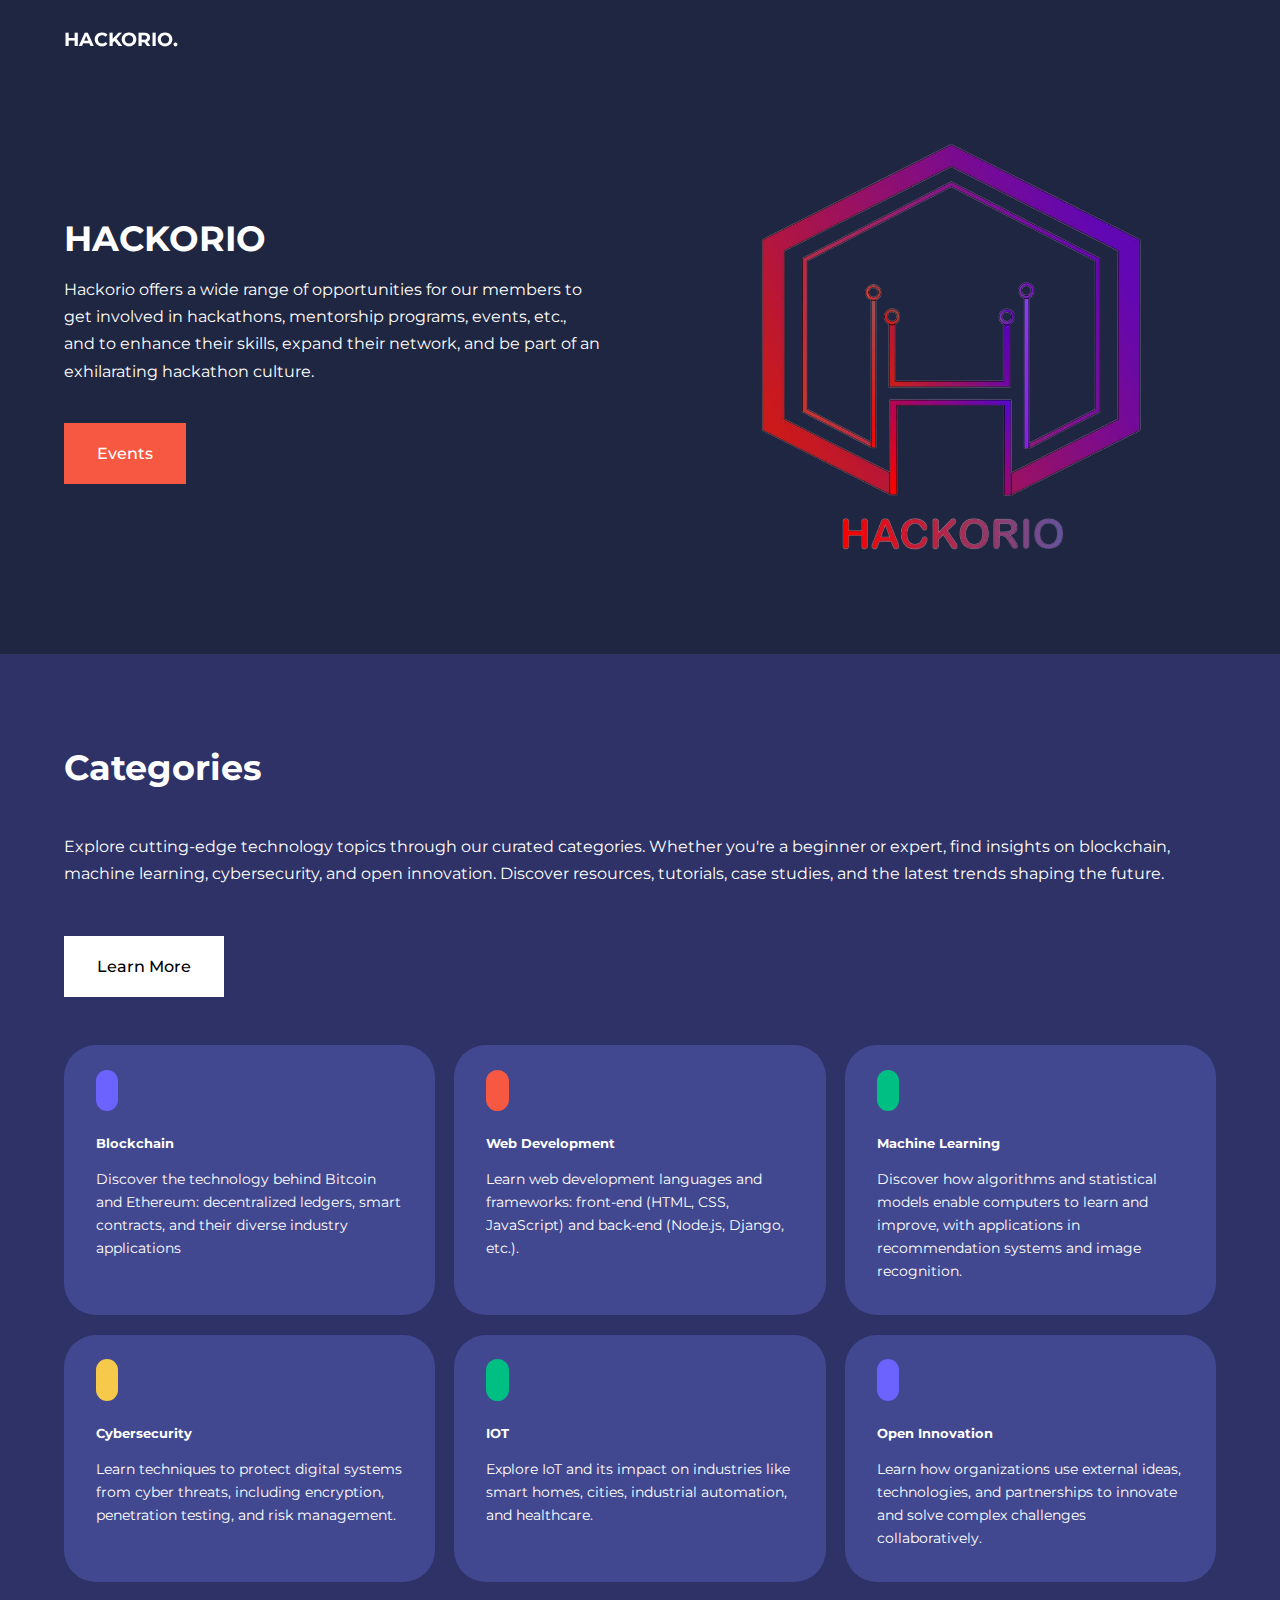
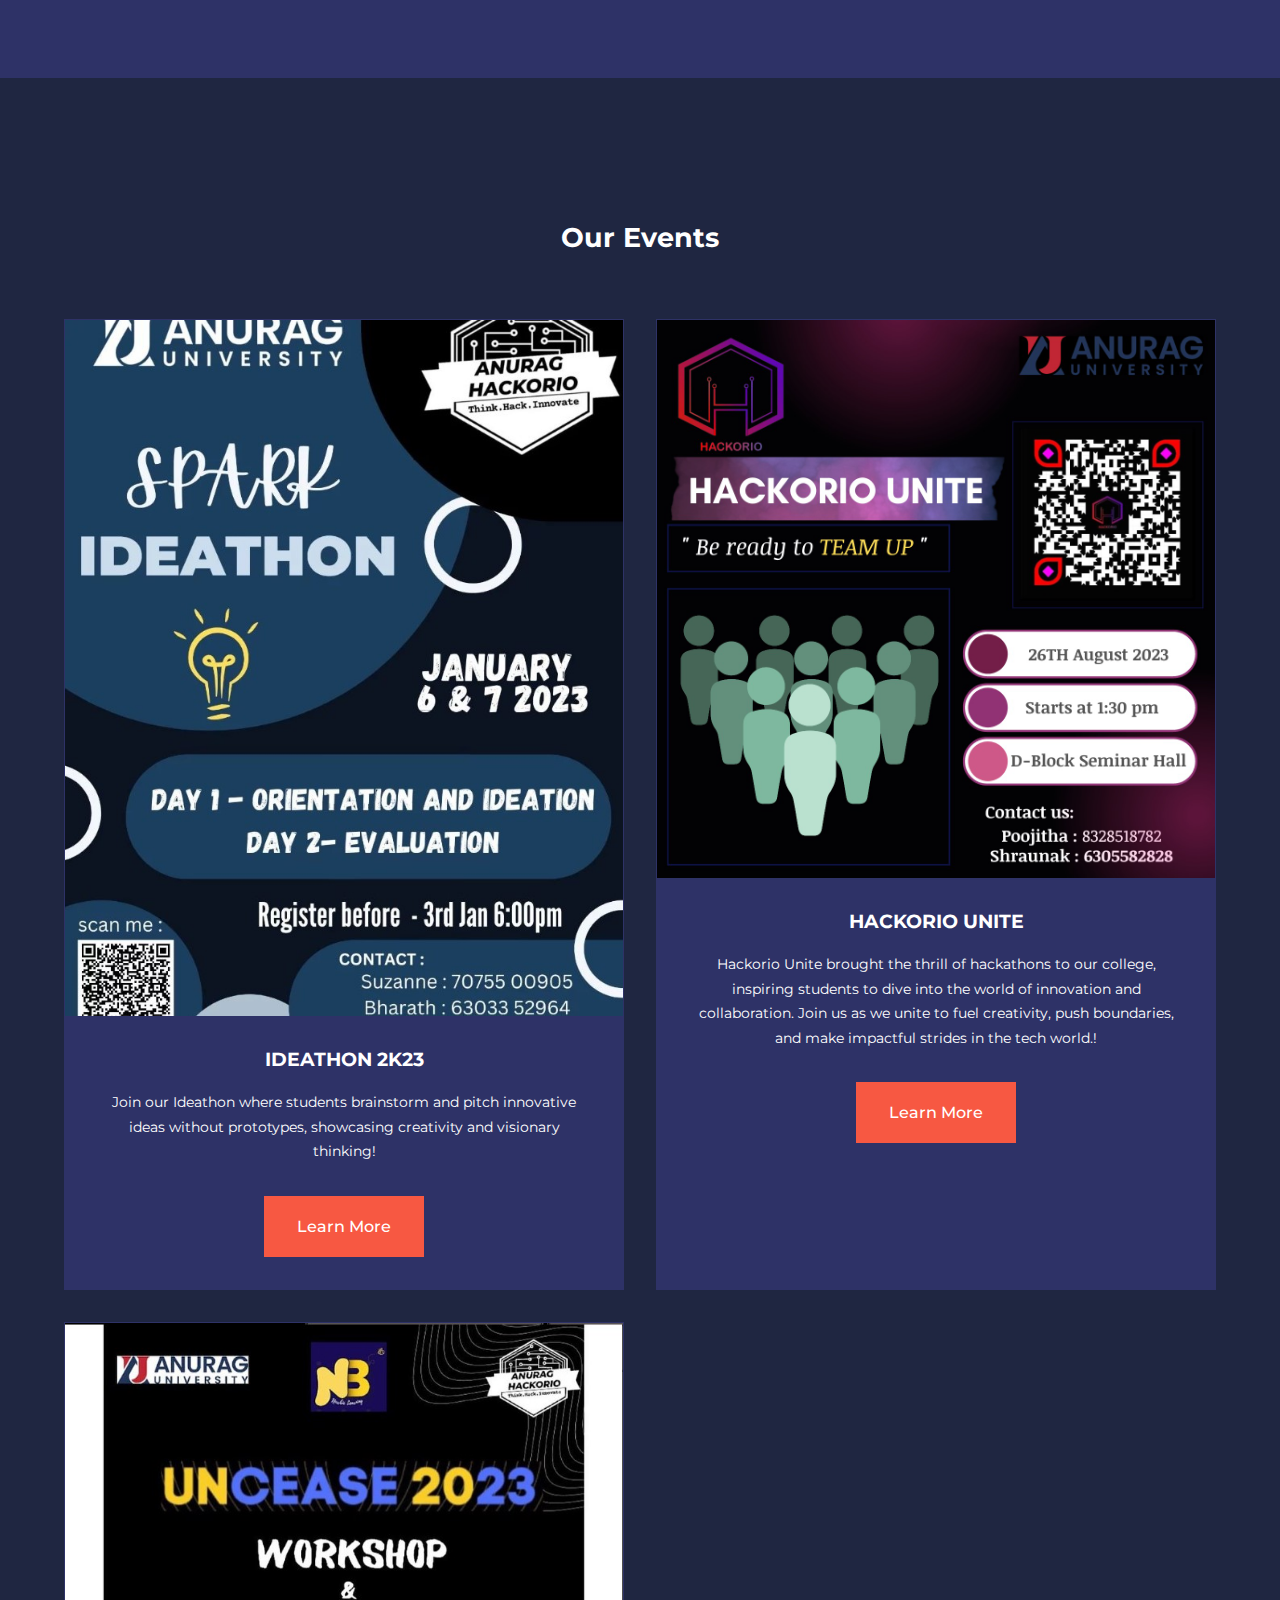
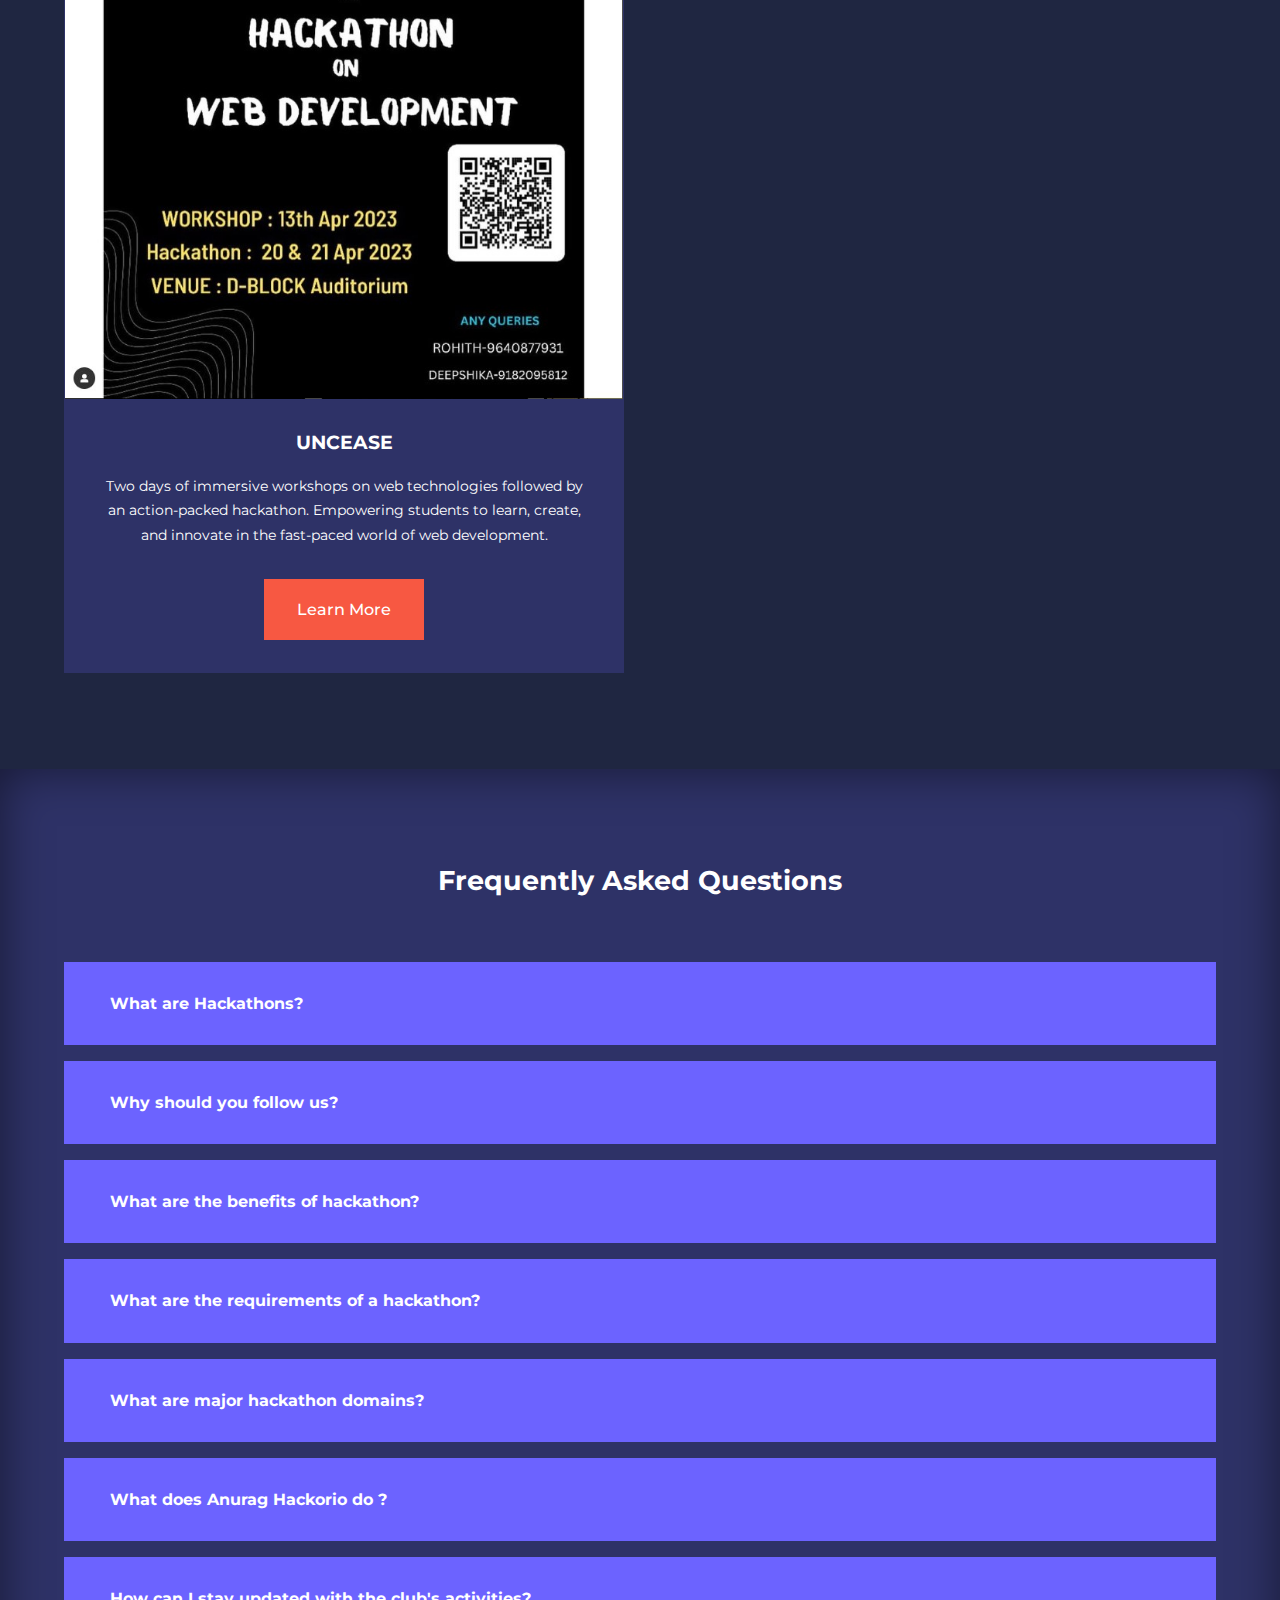
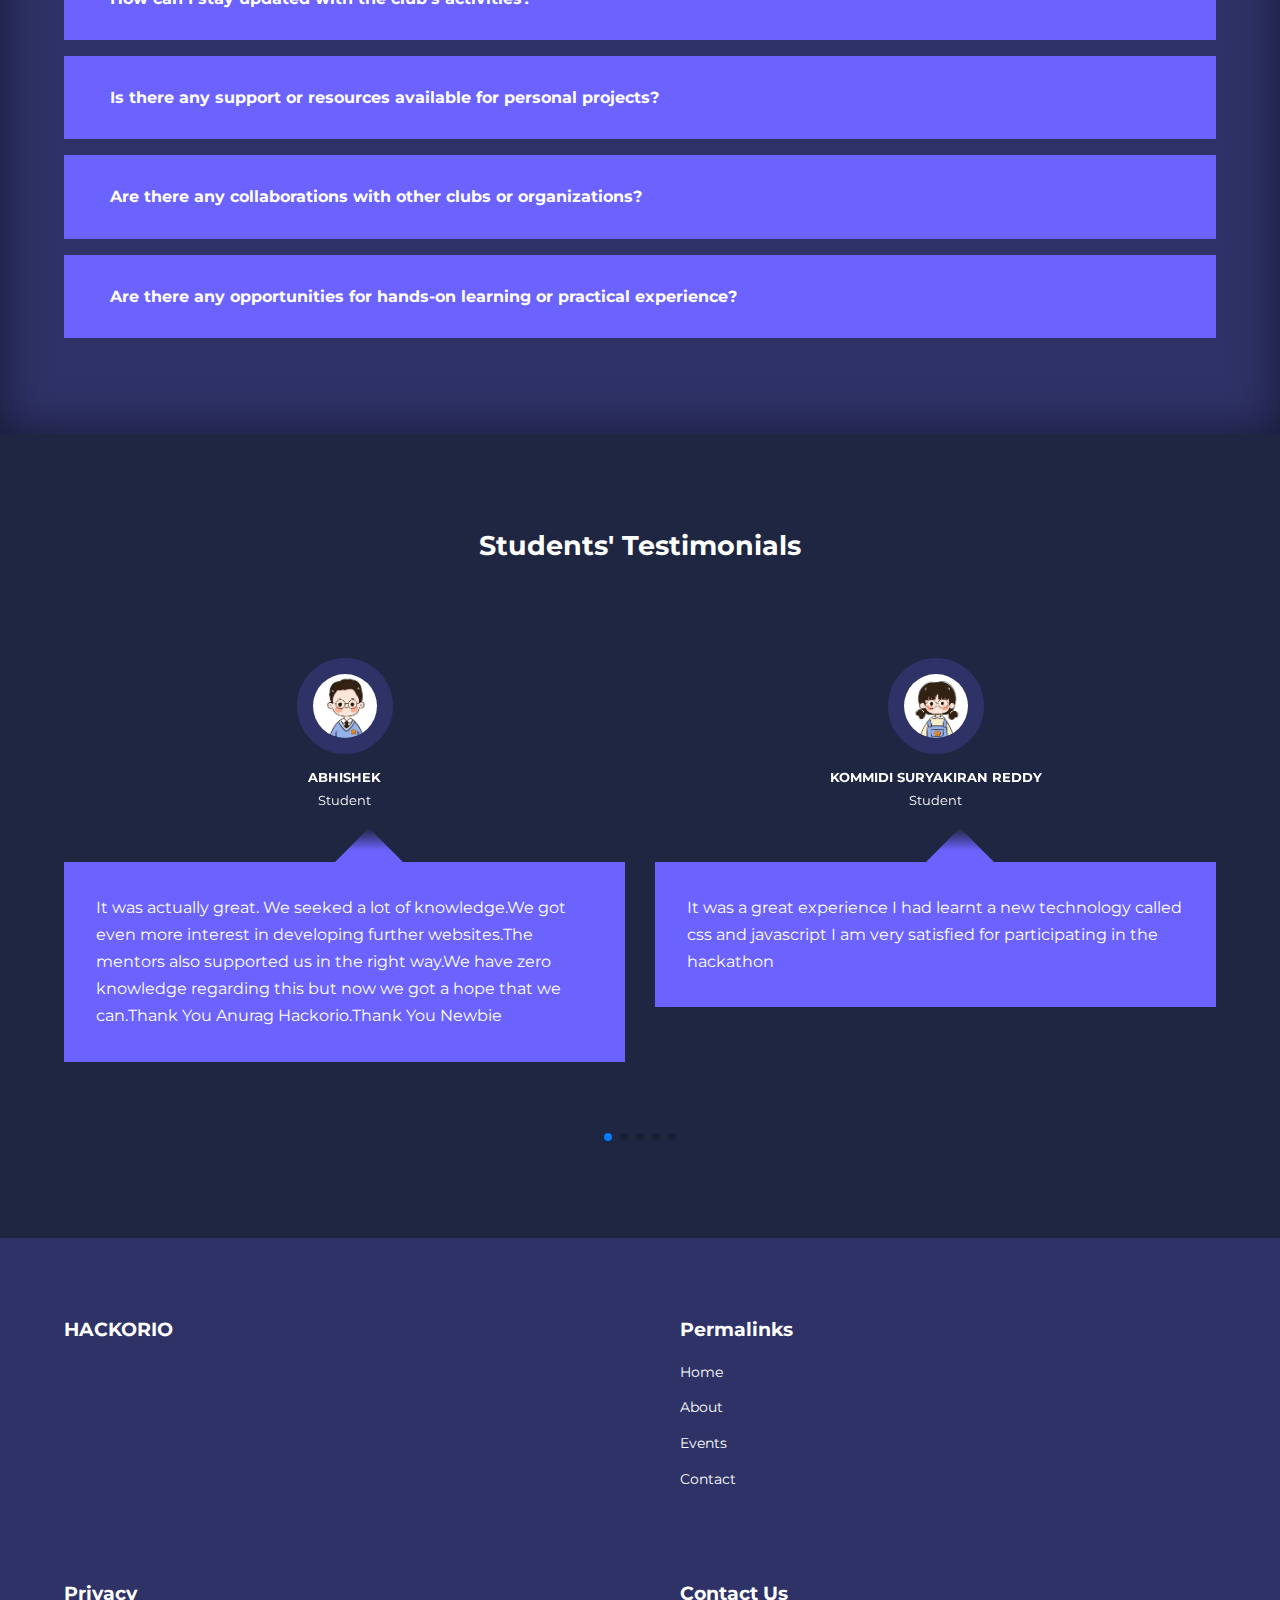
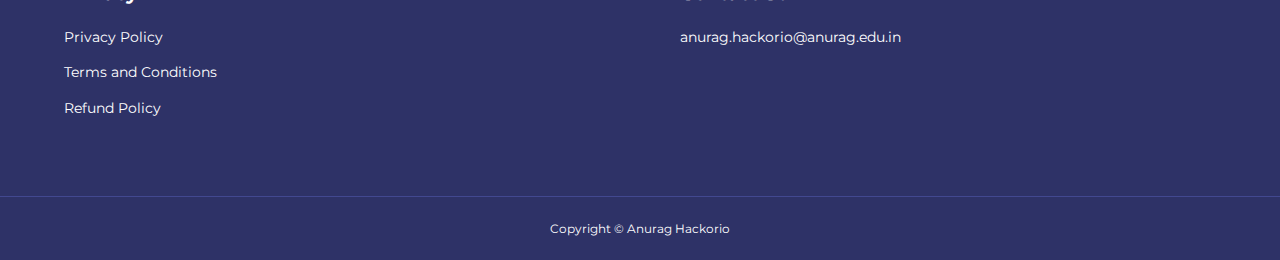
<file: index.html>
<!DOCTYPE html>
<html lang="en">
<head>
    <meta charset="UTF-8">
    <meta name="viewport" content="width=device-width, initial-scale=1.0">
    <title>Hackorio</title>

    <link rel="stylesheet" href="./css/style.css">
<link rel="icon" href="./images/Hackorio_logo.png">
    <link rel="stylesheet" href="https://unicons.iconscout.com/release/v2.1.6/css/unicons.css">
    
    <link rel="preconnect" href="https://fonts.googleapis.com">
    <link rel="preconnect" href="https://fonts.gstatic.com" crossorigin>
    <link href="https://fonts.googleapis.com/css2?family=Montserrat:wght@300;400;500;600;700;800;900&display=swap" rel="stylesheet">

    <link
  rel="stylesheet"
  href="https://cdn.jsdelivr.net/npm/swiper@11/swiper-bundle.min.css"/>


    
</head>
<body>
    <nav>
        <div class="container nav__container">
            <a href="index.html"><h4>HACKORIO.</h4></a>
            <ul class="nav__menu">

                <li><a href="index.html">Home</a></li>
                <li><a href="about.html">About</a></li>
                <li><a href="events.html">Events</a></li>
                <li><a href="contact.html">Contact us</a></li>
            </ul>
            <button id="open-menu-btn"><i class="uil uil-bars"></i></button>
            <button id="close-menu-btn"><i class="uil uil-multiply"></i></button>
        </div>
    </nav>
    <!-- ====================END OF NAVBAR====================== -->
     <header>
        <div class="container header__container">
            <div class="header__left">
                <h1>HACKORIO</h1>
                <p>Hackorio offers a wide range of
                    opportunities for our members to get
                    involved in hackathons, mentorship programs,
                    events, etc., and to enhance their skills,
                    expand their network, and
                    be part of an exhilarating hackathon culture.</p>
                    <a href="events.html" class="btn btn-primary">Events</a>
            </div>
            <div class="header__right">
                <div class="header__right-image">
                    <img src="./images/Hackorio_logo.png">
                </div>
            </div>           
        </div>
     </header>
     <!-- ================END OF HEADER================== -->

     <section class="categories">
        <div class="container categories__container">
            <div class="categories__left">
                <h1>Categories</h1>
                <p>
                    Explore cutting-edge technology topics through our curated categories. Whether you're a beginner or expert, find insights on blockchain, machine learning, cybersecurity, and open innovation. Discover resources, tutorials, case studies, and the latest trends shaping the future.
                </p>
                <a href="#" class="btn">Learn More</a>
            </div>

            <div class="categories__right">
                <article class="category">
                    <span class="category__icon"><i class="uil uil-bitcoin-circle"></i></span>
                    <h5>Blockchain</h5>
                    <p>Discover the technology behind Bitcoin and Ethereum: decentralized ledgers, smart contracts, and their diverse industry applications
                    </p>
                </article>

                <article class="category">
                    <span class="category__icon"><i class="uil uil-code-branch"></i></span>
                    <h5>Web Development</h5>
                    <p>Learn web development languages and frameworks: front-end (HTML, CSS, JavaScript) and back-end (Node.js, Django, etc.).
                    </p>
                </article>

                <article class="category">
                    <span class="category__icon"><i class="uil uil-robot"></i></span>
                    <h5>Machine Learning</h5>
                    <p>Discover how algorithms and statistical models enable computers to learn and improve, with applications in recommendation systems and image recognition.
                    </p>
                </article>

                <article class="category">
                    <span class="category__icon"><i class="uil uil-shield"></i></i></span>
                    <h5>Cybersecurity</h5>
                    <p>Learn techniques to protect digital systems from cyber threats, including encryption, penetration testing, and risk management.</p>
                </article>

                <article class="category">
                    <span class="category__icon"><i class="uil uil-globe"></i></span>
                    <h5>IOT</h5>
                    <p>Explore IoT and its impact on industries like smart homes, cities, industrial automation, and healthcare.</p>
                </article>

                <article class="category">
                    <span class="category__icon"><i class="uil uil-brain"></i></span>
                    <h5>Open Innovation</h5>
                    <p>Learn how organizations use external ideas, technologies, and partnerships to innovate and solve complex challenges collaboratively.</p>
                </article>
            </div>
        </div>
     </section>

     <!-- ==================END OF CATEGORIES=================== -->
        <section class="events">
            <h2>
                Our Events
            </h2>
            <div class="container events__container">
                <article class="event">
                    <div class="event__image">
                        <img src="./images/ideathon.jpg" alt="">
                    </div>
                    <div class="event__info">
                        <h4>
                            IDEATHON 2K23
                        </h4>
                        <p>Join our Ideathon where students brainstorm and pitch innovative ideas without prototypes, showcasing creativity and visionary thinking!</p>
                        <a href="events.html" class="btn btn-primary">Learn More</a>
                    </div>
                </article>

                <article class="event">
                    <div class="event__image">
                        <img src="./images/unite.jpg" alt="">
                    </div>
                    <div class="event__info">
                        <h4>
                            HACKORIO UNITE
                        </h4>
                        <p>Hackorio Unite brought the thrill of hackathons to our college, inspiring students to dive into the world of innovation and collaboration. Join us as we unite to fuel creativity, push boundaries, and make impactful strides in the tech world.!</p>
                        <a href="events.html" class="btn btn-primary">Learn More</a>
                    </div>
                </article>

                <article class="event">
                    <div class="event__image">
                        <img src="./images/uncease.jpg" alt="">
                    </div>
                    <div class="event__info">
                        <h4>
                            UNCEASE
                        </h4>
                        <p>Two days of immersive workshops on web technologies followed by an action-packed hackathon. Empowering students to learn, create, and innovate in the fast-paced world of web development.</p>
                        <a href="events.html" class="btn btn-primary">Learn More</a>
                    </div>
                </article>
            </div>
        </section>
     <!-- ==================END OF EVENTS=================== -->

     <section class="faqs">
        <h2>Frequently Asked Questions</h2>
        <div class="container faqs__container">
            <article class="faq">
                <div class="faq__icon"><i class="uil uil-plus"></i></div>
                <div class="question__answer">
                    <h4>What are Hackathons?</h4>
                    <p>Hackathon brings together individuals with
                        diverse backgrounds and skill sets
                        to collaborate intensively on a specific
                        project or challenge,
                        usually within a limited timeframe,
                        often ranging from a few hours to a few days.</p>
                </div>
            </article>

            <article class="faq">
                <div class="faq__icon"><i class="uil uil-plus"></i></div>
                <div class="question__answer">
                    <h4>Why should you follow us?</h4>
                    <p> 1.Genuine Hackathons <br>
                        2.Engage in our hands-on hackathons for a dynamic learning experience.<br>
                        3.Receive accurate timely notifications about upcoming and ongoing hackathons for the Right Opportunities <br>
                        4.Embrace continuous learning to stay updated with real-world Challenges.<br>
                        5.Personal growth through enhancing communication, speaking ,leadership , teamwork and group discussion abilities <br>
                        6.Unlock Internship Opportunities and Exciting Rewards.</p>
                </div>
            </article>

            <article class="faq">
                <div class="faq__icon"><i class="uil uil-plus"></i></div>
                <div class="question__answer">
                    <h4>What are the benefits of hackathon?</h4>
                    <p> Hackathons play a pivotal role in today's innovation ecosystem for several reasons:<br>
                        ● Rapid Problem Solving <br>
                        ● Learning and Skill Development<br>
                        ● Networking<br>
                        ● Innovation and Ideation<br>
                        ● Resume Boost<br>
                        ● Cross-Disciplinary Collaboration</p>
                </div>
            </article>

            <article class="faq">
                <div class="faq__icon"><i class="uil uil-plus"></i></div>
                <div class="question__answer">
                    <h4>What are the requirements of a hackathon?</h4>
                    <p>
                        ● Thorough Research<br>
    ● Communication Skills<br>
    ● Time Management<br>
    ● Enthusiastic Team<br>
    ● Plan of action<br>
    ● Technical Skills
                    </p>
                </div>
            </article>

            <article class="faq">
                <div class="faq__icon"><i class="uil uil-plus"></i></div>
                <div class="question__answer">
                    <h4>What are major hackathon domains?</h4>
                <p>● Web Development<br>
                    ● Mobile App Development<br>
                    ● Artificial Intelligence and<br>
                    Machine Learning<br>
                    ● Data Science<br>
                    ● Internet of Things (IoT)<br>
                    ● Virtual Reality (VR) and
                    Augmented Reality (AR)<br>
                    ● Blockchain</p>
                </div>
            </article>

            <article class="faq">
                <div class="faq__icon"><i class="uil uil-plus"></i></div>
                <div class="question__answer">
                    <h4>What does Anurag Hackorio do ?</h4>
                <p>Our club offers a wide range of
                    opportunities for our members to get
                    involved in hackathons, mentorship programs,
                    events, etc., and to enhance their skills,
                    expand their network, and
                    be part of an exhilarating hackathon culture. </p>
                </div>
            </article>

            <article class="faq">
                <div class="faq__icon"><i class="uil uil-plus"></i></div>
                <div class="question__answer">
                    <h4>How can I stay updated with the club's activities?</h4>
                <p>
                    To Connect with us, Join our Whatsapp Community. We are also available on Linkedin and Instagram. 
                </p>
                </div>
            </article>

            <article class="faq">
                <div class="faq__icon"><i class="uil uil-plus"></i></div>
                <div class="question__answer">
                    <h4>Is there any support or resources available for personal projects?</h4>
                    <p>
                        Absolutely! We offer support and resources for personal projects and research. Get in touch with us for assistance!
                    </p>
                </div>
            </article>

            <article class="faq">
                <div class="faq__icon"><i class="uil uil-plus"></i></div>
                <div class="question__answer">
                    <h4>Are there any collaborations with other clubs or organizations?</h4>
                <p>We collaborate with various clubs to enhance the hackathon experience and foster a more effective learning environment."</p>
                </div>
            </article>

            <article class="faq">
                <div class="faq__icon"><i class="uil uil-plus"></i></div>
                <div class="question__answer">
                    <h4>Are there any opportunities for hands-on learning or practical experience?</h4>
                <p>Yes, we offer numerous opportunities for hands-on learning and practical experience. From workshops and projects to competitions and hackathons, our club provides a dynamic environment where students can apply their skills in real-world scenarios.</p>
                </div>
            </article>
        </div>
     </section>
     <!-- ==================END OF FAQS=================== -->

     <section class="container testimonials__container mySwiper">
        <h2>Students' Testimonials</h2>
        <div class="swiper-wrapper">
            <article class="testimonial swiper-slide">
                <div class="avatar">
                    <img src="./images/student1.jpg" alt="">
                </div>
                <div class="testimonial__info">
                    <h5>ABHISHEK</h5>
                    <small>Student</small>
                </div>
                <div class="testimonial__body">
                    <p>It was actually great. We seeked a lot of knowledge.We got even more interest in developing 
                        further websites.The mentors also supported us in the right way.We have zero knowledge regarding this but now we got a hope that we can.Thank You Anurag Hackorio.Thank You Newbie</p>
                </div>
            </article>

            <article class="testimonial swiper-slide">
                <div class="avatar">
                    <img src="./images/student2.jpg" alt="">
                </div>
                <div class="testimonial__info">
                    <h5>KOMMIDI SURYAKIRAN REDDY</h5>
                    <small>Student</small>
                </div>
                <div class="testimonial__body">
                    <p><p>It was a great experience
                        I had learnt a new technology called css and javascript
                        I am very satisfied for participating in the hackathon </p></p>
                </div>
            </article>

            <article class="testimonial swiper-slide">
                <div class="avatar">
                    <img src="./images/student2.jpg" alt="">
                </div>
                <div class="testimonial__info">
                    <h5>SMRUTI REKHA PRADHAN</h5>
                    <small>Student</small>
                </div>
                <div class="testimonial__body">
                    <p>It was a great experience. I have learnt many skills and new technologies and made new connections as well.</p>
                </div>
            </article>

            <article class="testimonial swiper-slide">
                <div class="avatar">
                    <img src="./images/student1.jpg" alt="">
                </div>
                <div class="testimonial__info">
                    <h5>ANUSHA ARUMUGAM</h5>
                    <small>Student</small>
                </div>
                <div class="testimonial__body">
                    <p>It was a fabulous experience. Each one of us got to learn some new and exciting. I hope we have such hackathons in the future too.</p>
                </div>
            </article>

            <article class="testimonial swiper-slide">
                <div class="avatar">
                    <img src="./images/student2.jpg" alt="">
                </div>
                <div class="testimonial__info">
                    <h5>GARAGA JAGADISH BAPANNA</h5>
                    <small>Student</small>
                </div>
                <div class="testimonial__body">
                    <p>I have gained some experience by participating in this hackathon.. And i have developed some of my skills on html and css.. </p>
                </div>
            </article>

            <article class="testimonial swiper-slide">
                <div class="avatar">
                    <img src="./images/student1.jpg" alt="">
                </div>
                <div class="testimonial__info">
                    <h5>SHRUTHI CHINTAKAYALA</h5>
                    <small>Student</small>
                </div>
                <div class="testimonial__body">
                    <p>It was very good.
                        The mentors were really friendly and ready to help.They even provided ideas on how we can further improve.
                        It was really great to be a part of the hackathon.</p>
                </div>
            </article>

            
        </div>
        <div class="swiper-pagination"></div>
     </section>

     <!-- ==============END OF TESTIMONIALS======================= -->

     <footer>
        <div class="container footer__container">
            <div class="footer__1">
                <a href="index.html" class="footer__logo"><h4>HACKORIO</h4></a>
                <p>
                </p>
            </div>
            <div class="footer__2">
                <h4>Permalinks</h4>
                <ul class="permalinks">
                    <li><a href="index.html">Home</a></li>
                    <li><a href="about.html">About</a></li>
                    <li><a href="events.html">Events</a></li>
                    <li><a href="contact.html">Contact</a></li>
                </ul>
            </div>
            <div class="footer__3">
                <h4>Privacy</h4>
                <ul class="privacy">
                    <li><a href="#">Privacy Policy</a></li>
                    <li><a href="#">Terms and Conditions</a></li>
                    <li><a href="#">Refund Policy</a></li>
                </ul>
            </div>
            <div class="footer__4">
                <h4>Contact Us</h4>
                <div>
    <!--                 <p>+000000000000</p> -->
                    <p>anurag.hackorio@anurag.edu.in</p>
                </div>
            <ul class="footer__socials">
            <li><a href="#"><i class="uil uil-facebook-f"></i></a></li>
            <li><a href="https://www.instagram.com/anurag.hackorio?igsh=bTJra3JhMHphMTRn"><i class="uil uil-instagram-alt"></i></a></li>
            <li><a href="#"><i class="uil uil-twitter"></i></a></li>
            <li><a href="https://www.linkedin.com/company/anurag-hackorio/mycompany/"><i class="uil uil-linkedin-alt"></i></a></li>
        </ul>
            </div>
        </div>
        <div class="footer__copyright">
            <small>Copyright &copy; Anurag Hackorio</small>
        </div>
    </footer>
    
    <!--END OF FOOTER  -->
    

      <script src="./main.js"></script>
      <script src="https://cdn.jsdelivr.net/npm/swiper@11/swiper-bundle.min.js"></script>
<script>
      var swiper = new Swiper(".mySwiper", {
        slidesPerView: 1,
        spaceBetween: 30,
        pagination: {
          el: ".swiper-pagination",
          clickable: true,
        },
        // when window width is >=600px
        breakpoints: {
            600: {
                slidesPerView: 2
            }
        }
    });
      </script>
</body>
</html>
</file>
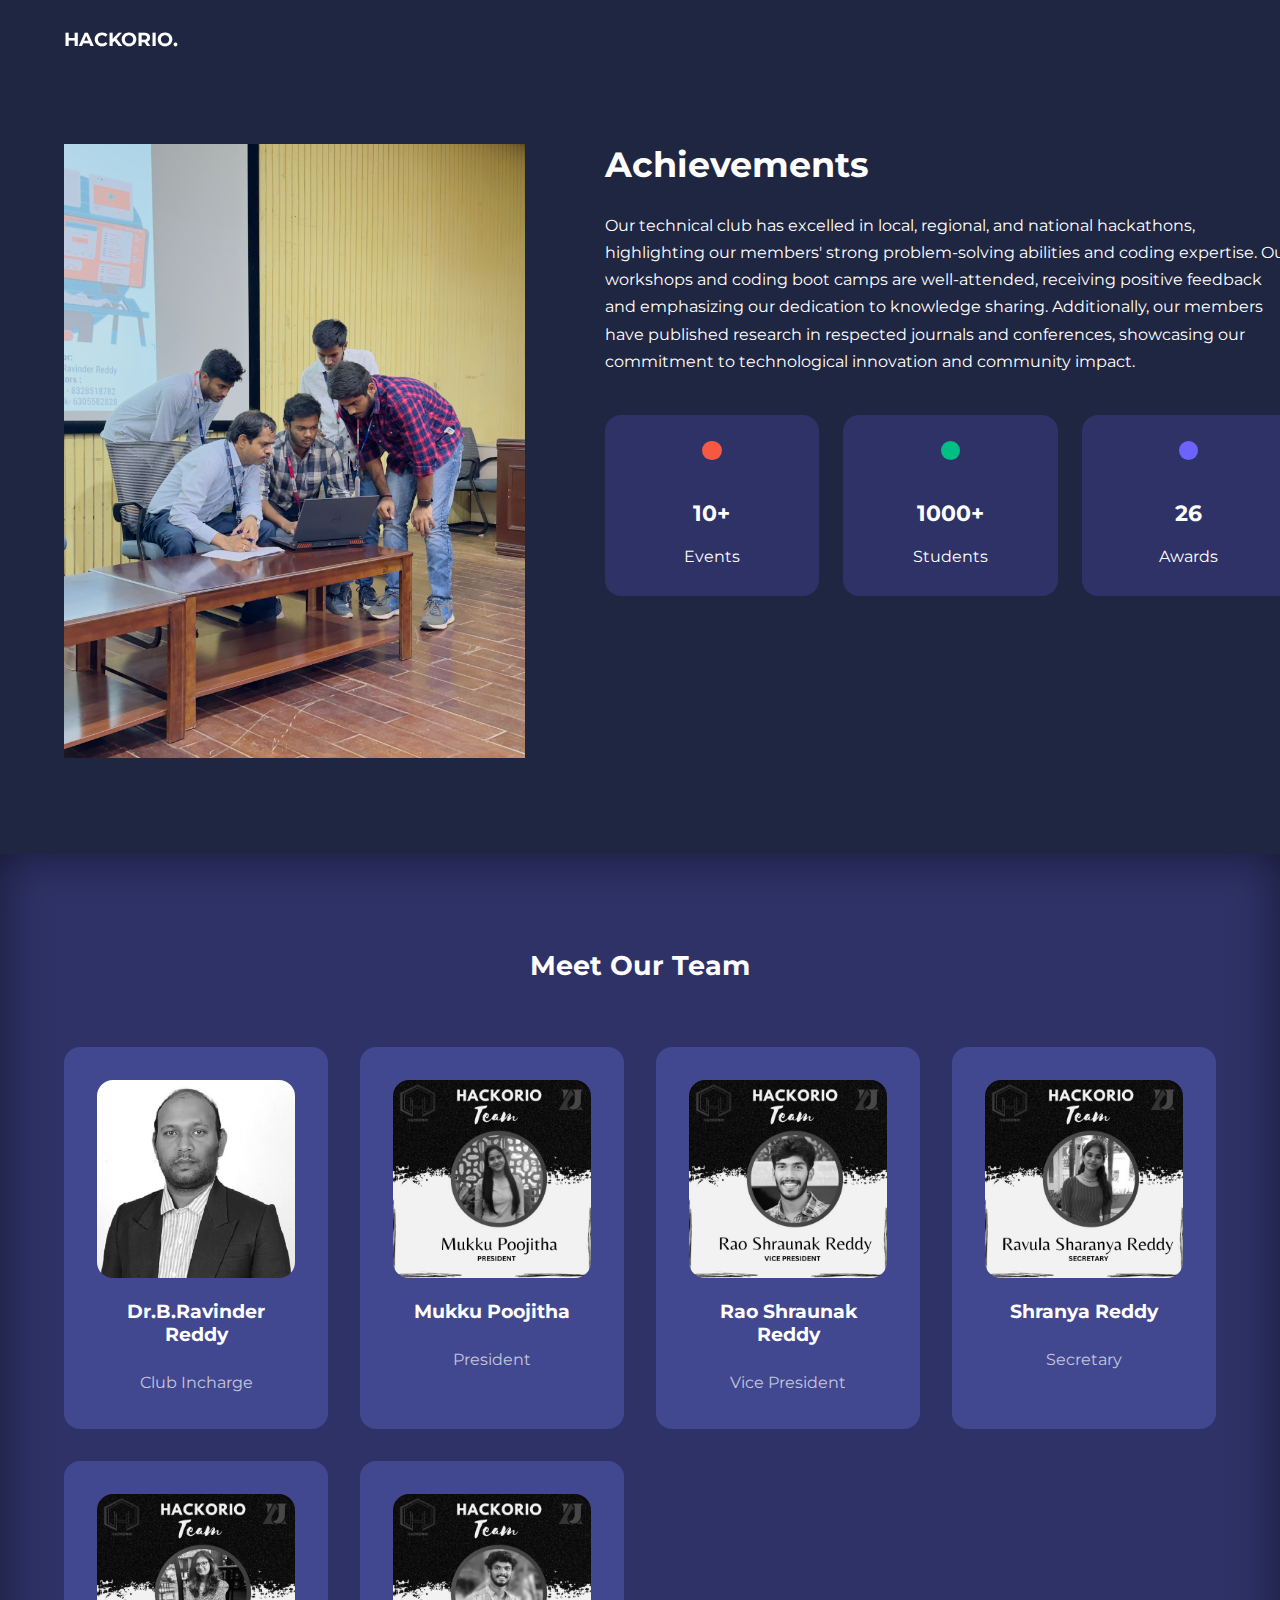
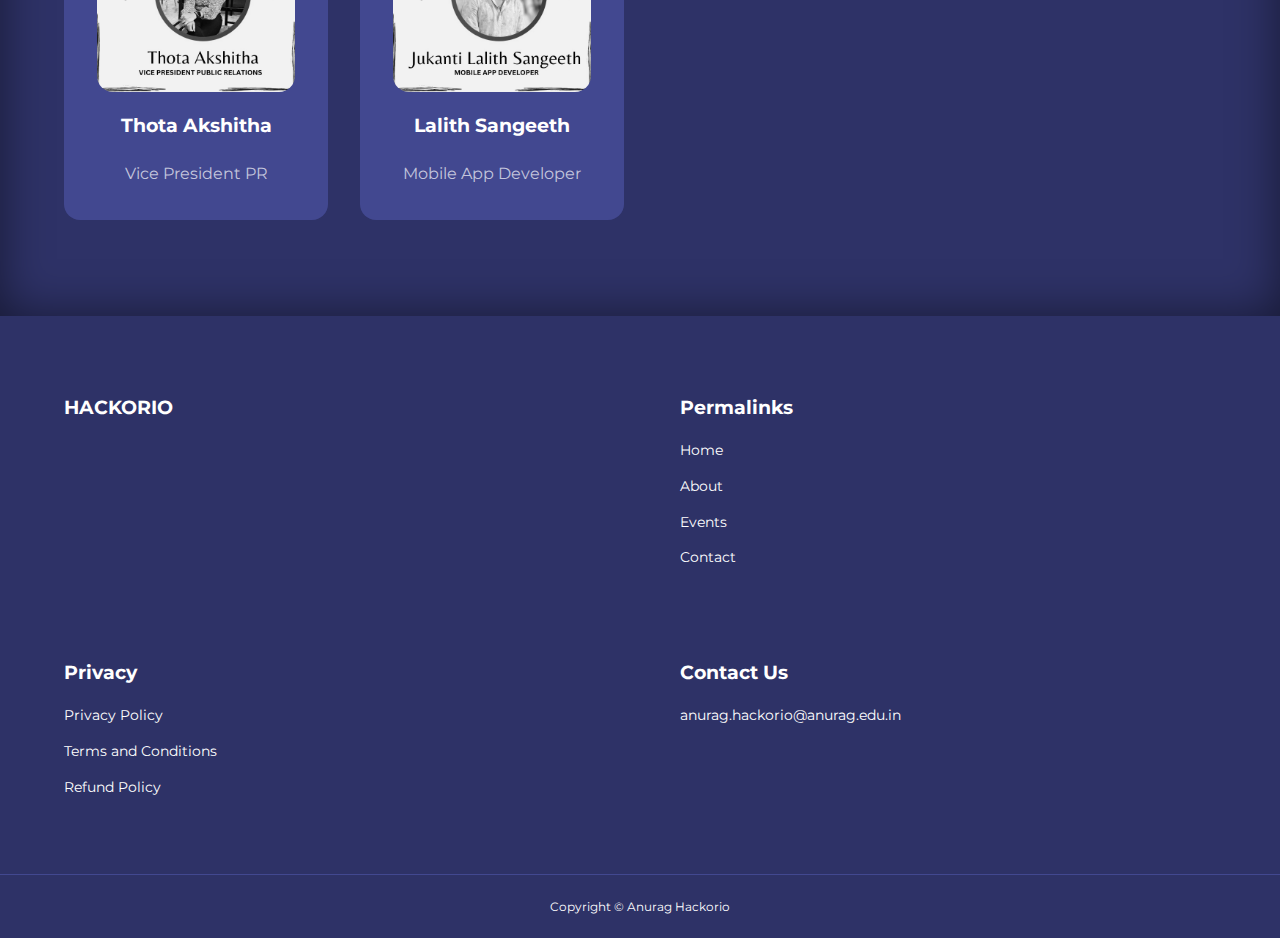
<file: about.html>
<!DOCTYPE html>
<html lang="en">
<head>
    <meta charset="UTF-8">
    <meta name="viewport" content="width=device-width, initial-scale=1.0">
    <title>Hackorio</title>

    <link rel="stylesheet" href="https://unicons.iconscout.com/release/v2.1.6/css/unicons.css">
    
    <link rel="preconnect" href="https://fonts.googleapis.com">
    <link rel="preconnect" href="https://fonts.gstatic.com" crossorigin>
    <link href="https://fonts.googleapis.com/css2?family=Montserrat:wght@300;400;500;600;700;800;900&display=swap" rel="stylesheet">



    <link rel="stylesheet" href="./css/style.css">
    <link rel="stylesheet" href="./css/about.css">
</head>
<body>
    <nav>
        <div class="container nav__container">
            <a href="index.html"><h4>HACKORIO.</h4></a>
            <ul class="nav__menu">

                <li><a href="index.html">Home</a></li>
                <li><a href="about.html">About</a></li>
                <li><a href="events.html">Events</a></li>
                <li><a href="contact.html">Contact us</a></li>
            </ul>
            <button id="open-menu-btn"><i class="uil uil-bars"></i></button>
            <button id="close-menu-btn"><i class="uil uil-multiply"></i></button>
        </div>
    </nav>

    <section class="about__achievements">
        <div class="container about__achievements-container">
            <div class="about__achievements-left">
                <img src="./images/achievements.DNG">
            </div>
            <div class="about__achievements-right">
                <h1>Achievements</h1>
                <p>Our technical club has excelled in local, regional, and national hackathons, highlighting our members' strong problem-solving abilities and coding expertise. Our workshops and coding boot camps are well-attended, receiving positive feedback and emphasizing our dedication to knowledge sharing. Additionally, our members have published research in respected journals and conferences, showcasing our commitment to technological innovation and community impact.</p>
                <div class="achievements__cards">
                    <article class="achievement__card">
                        <span class="achievement__icon"><i class="uil uil-video"></i></span>
                        <h3>10+</h3>
                        <p>Events</p>
                    </article>
    
                    <article class="achievement__card">
                        <span class="achievement__icon"><i class="uil uil-user"></i></span>
                        <h3>1000+</h3>
                        <p>Students</p>
                    </article>
    
                    <article class="achievement__card">
                        <span class="achievement__icon"><i class="uil uil-award"></i></span>
                        <h3>26</h3>
                        <p>Awards</p>
                    </article>
                </div>
            </div>
        </div>
    </section>
    
    <!-- END OF ACHIEVEMENTS -->
<!-- MEET THE TEAM -->

<section class="team">
    <h2>Meet Our Team</h2>
    <div class="container team__container">
        <article class="team__member">
            <div class="team__member-image">
                <img src="./images/mentor.jpg">
            </div>
            <div class="team__member-info">
                <h4>Dr.B.Ravinder Reddy</h4>
                <p>Club Incharge</p>
            </div>
            <div class="team__member-socials">
                <a href="https://www.instagram.com/poojitha_reddy6?igsh=MXNiaXdzZ2I1aWtiag==" target="_blank"><i class="uil uil-instagram"></i></a>
                <a href="https://twitter.com" target="_blank"><i class="uil uil-twitter-alt"></i></a>
                <a href="https://www.linkedin.com/in/poojitha-mukku-139979248/" target="_blank"><i class="uil uil-linkedin-alt"></i></a>
            </div>
        </article>
        <article class="team__member">
            <div class="team__member-image">
                <img src="./images/member-1.jpg">
            </div>
            <div class="team__member-info">
                <h4>Mukku Poojitha</h4>
                <p>President</p>
            </div>
            <div class="team__member-socials">
                <a href="https://www.instagram.com/poojitha_reddy6?igsh=MXNiaXdzZ2I1aWtiag==" target="_blank"><i class="uil uil-instagram"></i></a>
                <a href="https://twitter.com" target="_blank"><i class="uil uil-twitter-alt"></i></a>
                <a href="https://www.linkedin.com/in/poojitha-mukku-139979248/" target="_blank"><i class="uil uil-linkedin-alt"></i></a>
            </div>
        </article>


        <article class="team__member">
            <div class="team__member-image">
                <img src="./images/member-2.jpg">
            </div>
            <div class="team__member-info">
                <h4>Rao Shraunak Reddy</h4>
                <p>Vice President</p>
            </div>
            <div class="team__member-socials">
                <a href="https://www.instagram.com" target="_blank"><i class="uil uil-instagram"></i></a>
                <a href="https://twitter.com" target="_blank"><i class="uil uil-twitter-alt"></i></a>
                <a href="https://www.linkedin.com/in/rao-shraunak-reddy-452a9225a/" target="_blank"><i class="uil uil-linkedin-alt"></i></a>
            </div>
        </article>

        <article class="team__member">
            <div class="team__member-image">
                <img src="./images/member-3.jpg">
            </div>
            <div class="team__member-info">
                <h4>Shranya Reddy</h4>
                <p>Secretary</p>
            </div>
            <div class="team__member-socials">
                <a href="https://www.instagram.com/poojitha_reddy6?igsh=MXNiaXdzZ2I1aWtiag==" target="_blank"><i class="uil uil-instagram"></i></a>
                <a href="https://twitter.com" target="_blank"><i class="uil uil-twitter-alt"></i></a>
                <a href="https://www.linkedin.com/in/ravula-sharanya-reddy-19ab2a268/" target="_blank"><i class="uil uil-linkedin-alt"></i></a>
            </div>
        </article>


        <article class="team__member">
            <div class="team__member-image">
                <img src="./images/member-4.jpg">
            </div>
            <div class="team__member-info">
                <h4>Thota Akshitha</h4>
                <p>Vice President PR</p>
            </div>
            <div class="team__member-socials">
                <a href="https://www.instagram.com/akshitha_reddii?igsh=a2kyZHY3bXNzbnk2" target="_blank"><i class="uil uil-instagram"></i></a>
                <a href="https://twitter.com" target="_blank"><i class="uil uil-twitter-alt"></i></a>
                <a href="https://www.linkedin.com/in/thota-akshitha-03bb84242/" target="_blank"><i class="uil uil-linkedin-alt"></i></a>
            </div>
        </article>


        <article class="team__member">
            <div class="team__member-image">
                <img src="./images/member-5.jpg">
            </div>
            <div class="team__member-info">
                <h4>Lalith Sangeeth</h4>
                <p>Mobile App Developer</p>
            </div>
            <div class="team__member-socials">
                <a href="https://www.instagram.com/mr_lalith_07__?igsh=MTJmb28weXlscWdxcQ==" target="_blank"><i class="uil uil-instagram"></i></a>
                <a href="https://twitter.com" target="_blank"><i class="uil uil-twitter-alt"></i></a>
                <a href="https://www.linkedin.com/in/lalith-sangeeth-jukanti-845857275/" target="_blank"><i class="uil uil-linkedin-alt"></i></a>
            </div>
        </article>
    </div>
</section>

<!--- END OF TEAM -->


    <footer>
        <div class="container footer__container">
            <div class="footer__1">
                <a href="index.html" class="footer__logo"><h4>HACKORIO</h4></a>
                <p>
                </p>
            </div>
            <div class="footer__2">
                <h4>Permalinks</h4>
                <ul class="permalinks">
                    <li><a href="index.html">Home</a></li>
                    <li><a href="about.html">About</a></li>
                    <li><a href="events.html">Events</a></li>
                    <li><a href="contact.html">Contact</a></li>
                </ul>
            </div>
            <div class="footer__3">
                <h4>Privacy</h4>
                <ul class="privacy">
                    <li><a href="#">Privacy Policy</a></li>
                    <li><a href="#">Terms and Conditions</a></li>
                    <li><a href="#">Refund Policy</a></li>
                </ul>
            </div>
            <div class="footer__4">
                <h4>Contact Us</h4>
                <div>
    <!--                 <p>+000000000000</p> -->
                    <p>anurag.hackorio@anurag.edu.in</p>
                </div>
            <ul class="footer__socials">
            <li><a href="#"><i class="uil uil-facebook-f"></i></a></li>
            <li><a href="https://www.instagram.com/anurag.hackorio?igsh=bTJra3JhMHphMTRn"><i class="uil uil-instagram-alt"></i></a></li>
            <li><a href="#"><i class="uil uil-twitter"></i></a></li>
            <li><a href="https://www.linkedin.com/company/anurag-hackorio/mycompany/"><i class="uil uil-linkedin-alt"></i></a></li>
        </ul>
            </div>
        </div>
        <div class="footer__copyright">
            <small>Copyright &copy; Anurag Hackorio</small>
        </div>
    </footer>
    
    <!--END OF FOOTER  -->

    <script src="./main.js"></script>
</body>
</html>
</file>
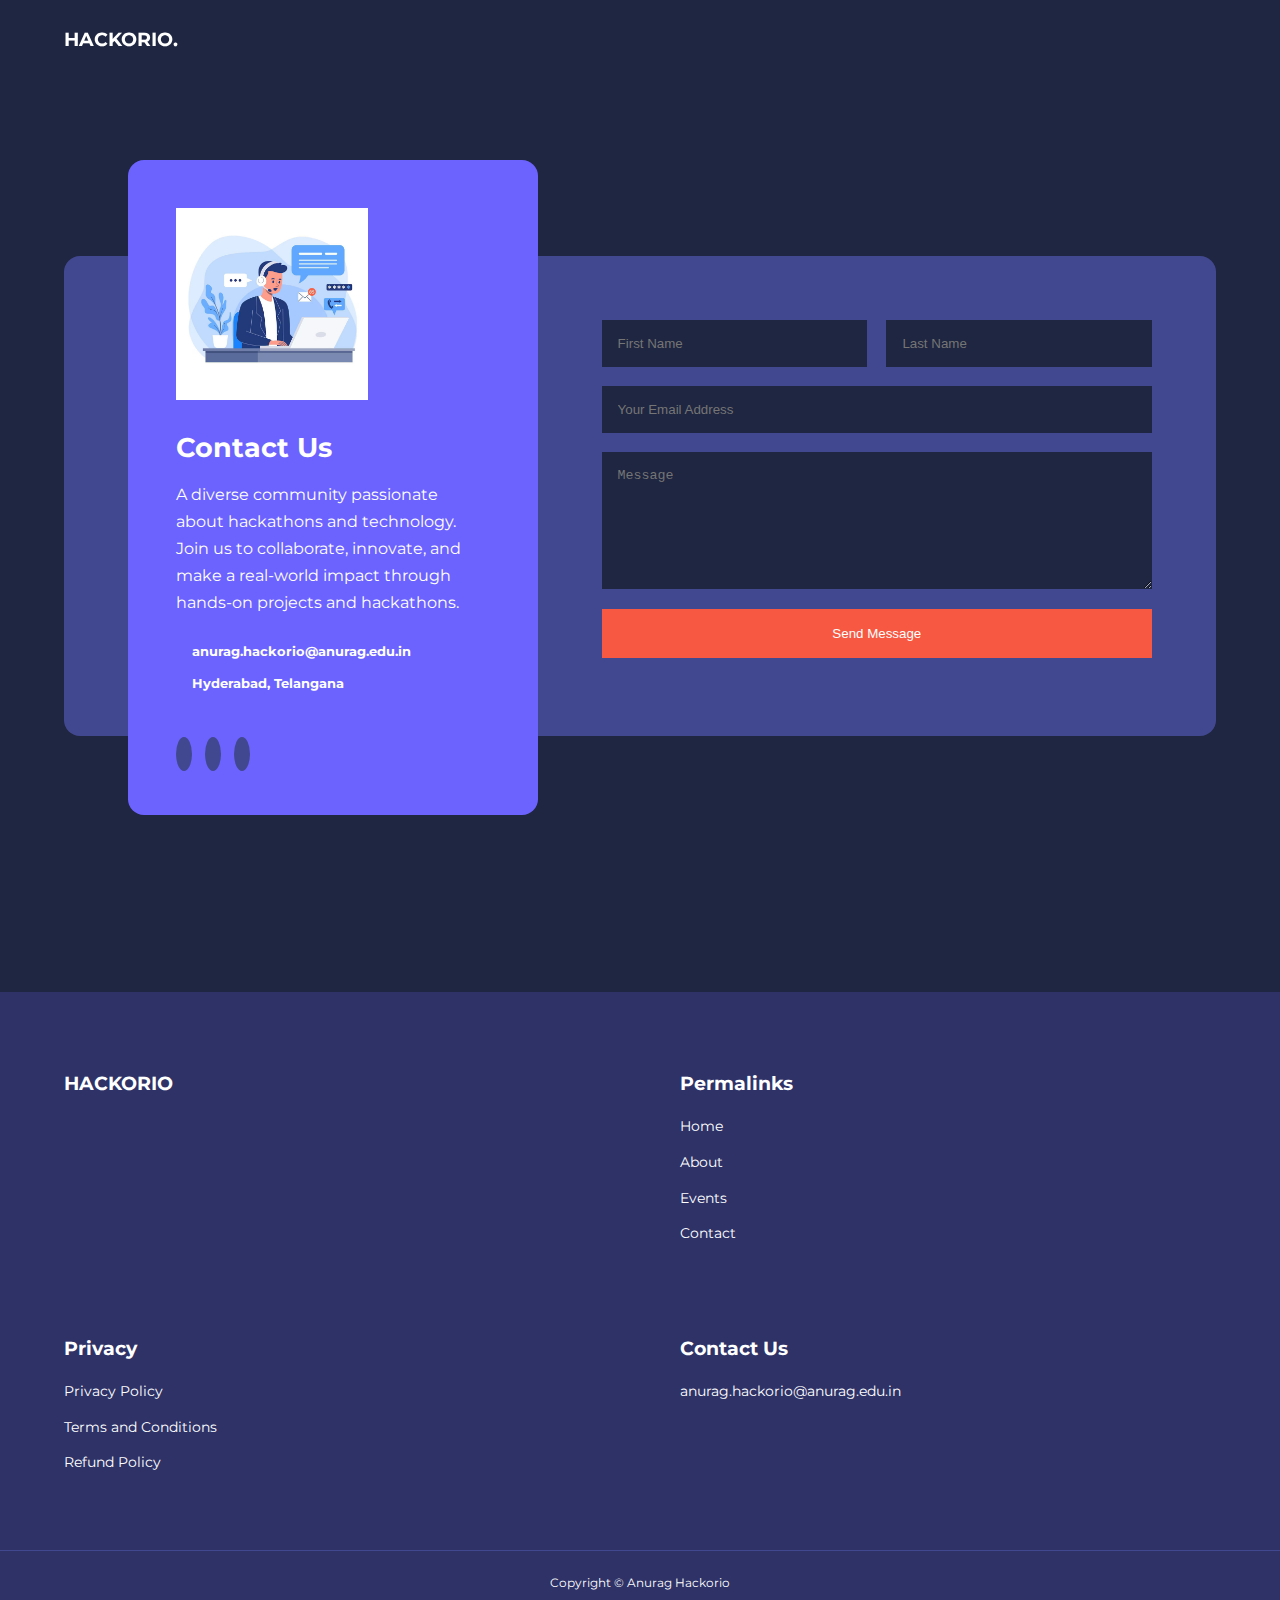
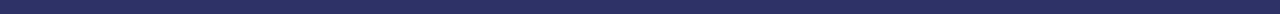
<file: contact.html>
<!DOCTYPE html>
<html lang="en">
<head>
    <meta charset="UTF-8">
    <meta name="viewport" content="width=device-width, initial-scale=1.0">
    <title>Hackorio</title>

   
    <link rel="stylesheet" href="https://unicons.iconscout.com/release/v2.1.6/css/unicons.css">
    
    <link rel="preconnect" href="https://fonts.googleapis.com">
    <link rel="preconnect" href="https://fonts.gstatic.com" crossorigin>
    <link href="https://fonts.googleapis.com/css2?family=Montserrat:wght@300;400;500;600;700;800;900&display=swap" rel="stylesheet">

    <link
  rel="stylesheet"
  href="https://cdn.jsdelivr.net/npm/swiper@11/swiper-bundle.min.css"/>
  <link rel="stylesheet" href="./css/style.css">
  <link rel="stylesheet" href="./css/contact.css">


    
</head>
<body>
    <nav>
        <div class="container nav__container">
            <a href="index.html"><h4>HACKORIO.</h4></a>
            <ul class="nav__menu">

                <li><a href="index.html">Home</a></li>
                <li><a href="about.html">About</a></li>
                <li><a href="events.html">Events</a></li>
                <li><a href="contact.html">Contact us</a></li>
            </ul>
            <button id="open-menu-btn"><i class="uil uil-bars"></i></button>
            <button id="close-menu-btn"><i class="uil uil-multiply"></i></button>
        </div>
    </nav>

    <section class="contact">
        <div class="container contact__container">
            <aside class="contact__aside">
                <div class="aside__image">
                    <img src="./images/contact.jpg">
                </div>
                <h2>Contact Us</h2>
                <p>
                    A diverse community passionate about hackathons and technology. Join us to collaborate, innovate, and make a real-world impact through hands-on projects and hackathons.</p><br>
                <ul class="contact__details">
<!--                     <li><i class="uil uil-phone-times"></i> -->
<!--                     <h5>+917702722422</h5></li> -->
                    <li><a href="mailto:anurag.hackorio@anurag.edu.in">
                    <i class="uil uil-envelope"></i></a>
                        <h5>anurag.hackorio@anurag.edu.in</h5>
                    </li>
                    <li>
                        <i class="uil uil-location-point"></i>
                        <h5>Hyderabad, Telangana</h5>

                    </li>
                    </ul>
                    <ul class="contact__socials">
                        <li><a href="https://www.instagram.com/anurag.hackorio?igsh=bTJra3JhMHphMTRn"><i class="uil uil-instagram"></i></a></li>
                        <li><a href="https://www.linkedin.com/company/anurag-hackorio/mycompany/"><i class="uil uil-linkedin-alt"></i></a></li>
                        <li><a href="https://chat.whatsapp.com/CPfLP605XpYFvaH7e9272c"><i class="uil uil-whatsapp"></i></a></li>
                    </ul>

            </aside>


            <form action="https://formspree.io/f/xpwawkdk" method="POST" class="contact__form">
                <div class="form__name">
                    <input type="text" name="First Name" placeholder="First Name" required>
                    <input type="text" name="Last Name" placeholder="Last Name" required>
                </div>
                <input type="email" name="Email Address" placeholder="Your Email Address" required>
                <textarea name="Message" rows="7" placeholder="Message" required></textarea>  
                <button type="submit" class="btn btn-primary">Send Message</button>
            </form>



        </div>
    </section>









    <footer>
        <div class="container footer__container">
            <div class="footer__1">
                <a href="index.html" class="footer__logo"><h4>HACKORIO</h4></a>
                <p>
                </p>
            </div>
            <div class="footer__2">
                <h4>Permalinks</h4>
                <ul class="permalinks">
                    <li><a href="index.html">Home</a></li>
                    <li><a href="about.html">About</a></li>
                    <li><a href="events.html">Events</a></li>
                    <li><a href="contact.html">Contact</a></li>
                </ul>
            </div>
            <div class="footer__3">
                <h4>Privacy</h4>
                <ul class="privacy">
                    <li><a href="#">Privacy Policy</a></li>
                    <li><a href="#">Terms and Conditions</a></li>
                    <li><a href="#">Refund Policy</a></li>
                </ul>
            </div>
            <div class="footer__4">
                <h4>Contact Us</h4>
                <div>
    <!--                 <p>+000000000000</p> -->
                    <p>anurag.hackorio@anurag.edu.in</p>
                </div>
            <ul class="footer__socials">
            <li><a href="#"><i class="uil uil-facebook-f"></i></a></li>
            <li><a href="https://www.instagram.com/anurag.hackorio?igsh=bTJra3JhMHphMTRn"><i class="uil uil-instagram-alt"></i></a></li>
            <li><a href="#"><i class="uil uil-twitter"></i></a></li>
            <li><a href="https://www.linkedin.com/company/anurag-hackorio/mycompany/"><i class="uil uil-linkedin-alt"></i></a></li>
        </ul>
            </div>
        </div>
        <div class="footer__copyright">
            <small>Copyright &copy; Anurag Hackorio</small>
        </div>
    </footer>
    
    <!--END OF FOOTER  -->
    

      <script src="./main.js"></script>
      <script src="https://cdn.jsdelivr.net/npm/swiper@11/swiper-bundle.min.js"></script>
<script>
      var swiper = new Swiper(".mySwiper", {
        slidesPerView: 1,
        spaceBetween: 30,
        pagination: {
          el: ".swiper-pagination",
          clickable: true,
        },
        // when window width is >=600px
        breakpoints: {
            600: {
                slidesPerView: 2
            }
        }
    });
      </script>
</body>
</html>
</file>
<file: css/style.css>
*{
    margin:0;
    padding: 0;
    border: 0;
    outline: 0;
    text-decoration: none;
    list-style: none;
    box-sizing: border-box;
}
:root{
    --color-primary: #6c63ff;
    --color-success: #00bf83;
    --color-warning: #f7c94b;
    --color-danger: #f75842;
    --color-danger-variant: rgba(247,8,66,0.4);
    --color-white:#fff;
    --color-light: rgba(255,255,255,0.7);
    --color-black:#000;
    --color-bg:#1f2641;
    ---color-bg1:#2e3267;
    --color-bg2: #424890;

    --container-width-lg: 80%;
    --container-width-md: 90%;
    --container-width-sm: 94%;

    --transition: all 600ms ease;
    
}

body{
    font-family: 'Montserrat', sans-serif;
    line-height: 1.7;
    color: var(--color-white);
    background: var(--color-bg);
}

.container {
    width: var(--container-width-lg);
    margin: 0 auto;
}

section {
    padding: 6rem 0;
    }

section h2{
    text-align: center;
    margin-bottom: 4rem;
}

h1, h2, h3, h4, h5 {
    line-height: 1.2;
}

h1{
    font-size: 2.4rem;
}

h2{
    font-size: 2rem;
}

h3{
    font-size: 1.6rem;
}

h4{
    font-size: 1.3rem;
}

a{
    color: var(--color-white);
}

img {
    width: 100%;
    display: block;
    object-fit: cover;
}

.btn {
    display: inline-block;
    background: var(--color-white);
    color: var(--color-black);
    padding: 1rem 2rem;
    border: 1px solid transparent ;
    font-weight: 500;
    transition: var(--transition);
}

.btn:hover{
    background: transparent;
    color: var(--color-white);
    border-color: var(--color-white);
}

.btn-primary {
    background: var(--color-danger);
    color: var(--color-white);

}
/* ===================NAVBAR================== */
nav {
    background: transparent;
    width: 100vw;
    height: 5rem;
    position: fixed;
    top: 0;
    z-index: 11;
}

.window-scroll {
    background: var(--color-primary);
    box-shadow: 0 1rem 2rem rgba(0, 0, 0, 0.2);
}

.nav__container {
    height: 100%;
    display: flex;
    justify-content: space-between;
    align-items: center;
}

nav button{
    display: none;

}

.nav__menu {
    display: flex;
    align-items: center;
    gap: 4rem;
}

.nav__menu a {
    font-size: 0.9rem;
    transition: var(--transition);

}

.nav__menu a:hover {
    color: var(--color-bg2);
}


/* ==================HEADER===================== */
header {
    position: relative;
    top: 5rem;
    overflow: hidden;
    height: 70vh;
    margin-bottom: 5rem;
}

.header__container {
    display: grid;
    grid-template-columns: 1fr 1fr;
    align-items: center;
    gap: 5rem;
    height: 100%;
}

.header__left p {
    margin: 1rem 0 2.4rem;    
}

/* ==================Categories===================== */

.categories {
    background: var(---color-bg1);
    height: 37rem;

}

.categories h1 {
    line-height: 1;
    margin-bottom: 3rem;
}

.categories__container {
    display: grid;
    grid-template-columns: 40% 60%;
}

.categories__left p {
    margin: 1rem 0 3rem;
}

.categories__right {
    display: grid;
    grid-template-columns: repeat(3, 1fr);
    gap: 1.2rem;
}

.categories__left {
    margin-right: 4rem;
}

.category {
    background: var(--color-bg2);
    padding: 2rem;
    border-radius: 2rem;
    transition: var(--transition);
}

.category:hover {
    box-shadow: 0 3rem 3rem rgba(0, 0, 0, 0.3);
    z-index: 1;
}

.category:nth-child(2) .category__icon {
    background: var(--color-danger);
}

.category:nth-child(3) .category__icon {
    background: var(--color-success);
}

.category:nth-child(4) .category__icon {
    background: var(--color-warning);
}

.category:nth-child(5) .category__icon {
    background: var(--color-success);
}

.category:nth-child(6) .category__icon {
    background: var(--color-primary);
}


.category__icon {
    background: var(--color-primary);
    padding: 0.7rem;
    border-radius: 0.9rem;
}

.category h5 {
    margin: 2rem 0 1rem;
}

.category p {
    font-size: 0.85rem;
}

/* ==================Events===================== */
.events {
    margin-top: 10rem;
}

.events__container {
    display: grid;
    grid-template-columns: repeat(3, 1fr);
    gap: 2rem;
}

.event {
    background: var(---color-bg1);
    text-align: center;
    border: 1px solid transparent;
    transition: var(--transition);
}
.event:hover {
    background: transparent;
    border-color: var(--color-primary);
}

.event__info {
    padding: 2rem;
}

.event__info p {
    margin: 1.2rem 0 2rem;
    font-size: 0.9rem;
}
/* ==================FAQS===================== */
.faqs {
    background: var(---color-bg1);
    box-shadow: inset 0 0 3rem rgba(0, 0, 0, 0.5);
}

.faqs__container {
    display: grid;
    grid-template-columns: 1fr 1fr;
    gap: 1rem;
}

.faq {
    padding: 2rem;
    display: flex;
    align-items: center;
    gap: 1.4rem;
    height: fit-content;
    background: var(--color-primary);
    cursor: pointer;
}

.faq h4 {
    font-size: 1rem;
    line-height: 2.2;
}

.faq__icon {
    align-self: flex-start;
    font-size: 1.2rem;
}

.faq p {
    margin-top: 0.8rem;
    display: none;
}

.faq.open p {
    display: block;
}

/* ==================TESTIMONIALS===================== */
.testimonials__container {
    overflow-x: hidden;
    position: relative;
    margin-bottom: 5rem;
}

.testimonial {
    padding-top: 2rem;
}

.avatar {
    width: 6rem;
    height: 6rem;
    border-radius: 50%;
    overflow: hidden;
    margin: 0 auto 1rem;
    border: 1rem solid var(---color-bg1);
}

.testimonial__info {
    text-align: center;
}

.testimonial__body {
    background: var(--color-primary);
    padding: 2rem;
    margin-top: 3rem;
    position: relative;
}

.testimonial__body::before {
    content: "";
    display: block;
    background: linear-gradient(135deg, transparent, var(--color-primary), var(--color-primary),var(--color-primary));
    width: 3rem;
    height: 3rem;
    position: absolute;
    left: 50%;
    top: -1.5rem;
    transform: rotate(45deg);
}

/* ==================FOOTER===================== */
footer {
    background: var(---color-bg1);
    padding-top: 5rem;
    font-size: 0.9rem;
}

.footer__container {
    display: grid;
    grid-template-columns: repeat(4, 1fr);
    gap: 5rem;
}

.footer__container > div h4 {
    margin-bottom: 1.2rem;
}

.footer__1 p {
    margin: 0 0 2rem;
}

footer ul li {
    margin-bottom: 0.7rem;
}

footer ul li a:hover {
    text-decoration: underline;
}

.footer__socials {
    display: flex;
    gap: 1rem;
    font-size: 1.2rem;
    margin-top: 2rem;
}

.footer__copyright {
    text-align: center;
    margin-top: 4rem;
    padding: 1.2rem 0;
    border-top: 1px solid var(--color-bg2);

}

/* =============Without cool animation Media Queries Tablets=====================
@media screen and (max-width: 1024px) {
    .container {
        width: var(--container-width-md);

    }
    h1 {
        font-size: 2.2rem;
    }
    h2 {
        font-size: 1.7rem;
    }
    h3 {
        font-size: 1.4rem;
        }
    h4 {
        font-size: 1.2rem;
    }


    /* ================NAVBAR======================== */
    /* nav button {
        display: inline-block;
        background: transparent;
        font-size: 1.8rem;
        color: var(--color-white);
        cursor: pointer;
    }

    nav button#close-menu-btn {
        display: none;
    }

    .nav__menu {
        position: fixed;
        top: 5rem;
        right: 5%;
        height: fit-content;
        width: 18rem;
        flex-direction: column;
        gap: 0;
        display: none;

    }

    .nav__menu li {
        width: 100%;
        height: 5.8rem;
        animation: animateNavItems 1s linear forwards;
    }

    @keyframes animateNavItems{
        0% {
            transform: rotateZ(-90deg);
        }
        100% {
            transform: rotateZ(0);
        }
    }
    
    .nav__menu li a {
        background: var(--color-primary);
        box-shadow: -4rem 6rem 10rem rgba(0, 0, 0, 0.6);
        width: 100%;
        height: 100%;
        display: grid;
        place-items: center;
    }

    .nav__menu li a:hover {
        background: var(--color-bg2);
        color: var(--color-white);
    }



} */

/* WITH COOL ANIMATION */
@media screen and (max-width: 1024px) {
    .container {
        width: var(--container-width-md);
    }

    h1 {
        font-size: 2.2rem;
    }

    h2 {
        font-size: 1.7rem;
    }

    h3 {
        font-size: 1.4rem;
    }

    h4 {
        font-size: 1.2rem;
    }

    /* NAVBAR */
    nav button {
        display: inline-block;
        background: transparent;
        font-size: 1.8rem;
        color: var(--color-white);
        cursor: pointer;
    }

    nav button#close-menu-btn {
        display: none;
    }

    .nav__menu {
        position: fixed;
        top: 5rem;
        right: 5%;
        height: fit-content;
        width: 18rem;
        flex-direction: column;
        gap: 1rem; /* Increased gap between items for better visual separation */
        display: none;
        z-index: 1000; /* Ensure it's above other content */
    }

    .nav__menu.open {
        display: flex;
        animation: slideIn 0.5s ease forwards, fadeIn 0.5s ease forwards;
    }

    .nav__menu li {
        width: 100%;
        height: 5.8rem;
        transform-origin: right center;
        opacity: 0;
        animation: animateNavItems 1s cubic-bezier(0.175, 0.885, 0.32, 1.275) forwards; /* Increased duration to 1s */
    }

    .nav__menu li:nth-child(1) {
        animation-delay: 0.2s; /* Increased delay */
    }

    .nav__menu li:nth-child(2) {
        animation-delay: 0.4s;
    }

    .nav__menu li:nth-child(3) {
        animation-delay: 0.6s;
    }

    .nav__menu li:nth-child(4) {
        animation-delay: 0.8s;
    }

    @keyframes animateNavItems {
        0% {
            transform: scaleY(0.1) rotateX(90deg);
            opacity: 0;
        }
        70% {
            transform: scaleY(1.1) rotateX(0deg);
        }
        100% {
            transform: scaleY(1) rotateX(0deg);
            opacity: 1;
        }
    }

    @keyframes slideIn {
        0% {
            transform: translateX(100%);
        }
        100% {
            transform: translateX(0);
        }
    }

    @keyframes fadeIn {
        0% {
            opacity: 0;
        }
        100% {
            opacity: 1;
        }
    }

    .nav__menu li a {
        background: var(--color-primary);
        box-shadow: 0 8px 16px rgba(0, 0, 0, 0.2);
        border-radius: 0.5rem;
        width: 100%;
        height: 100%;
        display: flex;
        align-items: center;
        justify-content: center;
        color: var(--color-white);
        font-weight: bold;
        text-decoration: none;
        transition: background-color 0.3s ease;
    }

    .nav__menu li a:hover {
        background: var(--color-bg2);
    }

/* CAN EDIT TILL HERE DONT GO TO HEADER THE ABOVE COMMENTS ARE ONLY FOR NAVBAR */
/* ========================NAVBAR ENDS=================== */
    /* =================HEADER======================= */
    header {
        height: 52vh;
        margin-bottom: 4rem;
    }
    .header__container {
        gap: 0;
        padding-bottom: 3rem;
    }
    /* =================CATEGORIES======================= */
    .categories {
        height: auto;
    }

    .categories__container {
        grid-template-columns: 1fr;
        gap: 3rem;
    }

    .categories__left {
        margin-right: 0;
    }

    /* ===============EVENTS=================== */
    .events {
        margin-top: 0;
    }

    .events__container {
        grid-template-columns: 1fr 1fr;
    }

    /* =================FAQS======================= */
    .faqs__container {
        grid-template-columns: 1fr;
    }

    .faq {
        padding: 1.5rem;
    }

    /* =================FOOTER======================= */
    .footer__container {
        grid-template-columns: 1fr 1fr;
    }
}

@media screen and (min-width: 1025px) and (max-width: 1629px) {
    .container {
        width: var(--container-width-md);
    }

    h1 {
        font-size: 2.2rem;
    }

    h2 {
        font-size: 1.7rem;
    }

    h3 {
        font-size: 1.4rem;
    }

    h4 {
        font-size: 1.2rem;
    }

    /* NAVBAR */
    nav button {
        display: inline-block;
        background: transparent;
        font-size: 1.8rem;
        color: var(--color-white);
        cursor: pointer;
    }

    nav button#close-menu-btn {
        display: none;
    }

    .nav__menu {
        position: fixed;
        top: 5rem;
        right: 5%;
        height: fit-content;
        width: 18rem;
        flex-direction: column;
        gap: 1rem; /* Increased gap between items for better visual separation */
        display: none;
        z-index: 1000; /* Ensure it's above other content */
    }

    .nav__menu.open {
        display: flex;
        animation: slideIn 0.5s ease forwards, fadeIn 0.5s ease forwards;
    }

    .nav__menu li {
        width: 100%;
        height: 5.8rem;
        transform-origin: right center;
        opacity: 0;
        animation: animateNavItems 1s cubic-bezier(0.175, 0.885, 0.32, 1.275) forwards; /* Increased duration to 1s */
    }

    .nav__menu li:nth-child(1) {
        animation-delay: 0.2s; /* Increased delay */
    }

    .nav__menu li:nth-child(2) {
        animation-delay: 0.4s;
    }

    .nav__menu li:nth-child(3) {
        animation-delay: 0.6s;
    }

    .nav__menu li:nth-child(4) {
        animation-delay: 0.8s;
    }

    @keyframes animateNavItems {
        0% {
            transform: scaleY(0.1) rotateX(90deg);
            opacity: 0;
        }
        70% {
            transform: scaleY(1.1) rotateX(0deg);
        }
        100% {
            transform: scaleY(1) rotateX(0deg);
            opacity: 1;
        }
    }

    @keyframes slideIn {
        0% {
            transform: translateX(100%);
        }
        100% {
            transform: translateX(0);
        }
    }

    @keyframes fadeIn {
        0% {
            opacity: 0;
        }
        100% {
            opacity: 1;
        }
    }

    .nav__menu li a {
        background: var(--color-primary);
        box-shadow: 0 8px 16px rgba(0, 0, 0, 0.2);
        border-radius: 0.5rem;
        width: 100%;
        height: 100%;
        display: flex;
        align-items: center;
        justify-content: center;
        color: var(--color-white);
        font-weight: bold;
        text-decoration: none;
        transition: background-color 0.3s ease;
    }

    .nav__menu li a:hover {
        background: var(--color-bg2);
    }

    /* =================HEADER======================= */
    header {
        height: auto; /* Adjusted to accommodate dynamic content height */
        margin-bottom: 4rem;
    }

    .header__container {
        gap: 5rem; /* Increased gap between elements */
        padding-bottom: 3rem;
    }

    .header__left {
        flex-basis: 40%; /* Adjusted flex basis to ensure proper alignment */
    }

    /* =================CATEGORIES======================= */
    .categories {
        height: auto;
    }

    .categories__container {
        grid-template-columns: 1fr;
        gap: 3rem;
    }

    .categories__left {
        margin-right: 0;
    }

    /* ===============EVENTS=================== */
    .events {
        margin-top: 3rem; /* Adjusted top margin to create separation */
    }

    .events__container {
        grid-template-columns: 1fr 1fr;
    }

    /* =================FAQS======================= */
    .faqs__container {
        grid-template-columns: 1fr;
    }

    .faq {
        padding: 1.5rem;
    }

    /* =================FOOTER======================= */
    .footer__container {
        grid-template-columns: 1fr 1fr;
    }
}

/* ==================MEDIA SCREEN FOR MOBILES=============== */

@media screen and (max-width: 600px) {
    .container {
        width: var(--container-width-sm);
    }

    /* =====================NAVBAR========================= */
    .nav__menu {
        right: 3%;
    }
        /* =====================Header========================= */
    header {
        height: 100vh;
    }
    .header__container {
        grid-template-columns: 1fr;
        text-align: center;
        margin-top: 0;
    }
    .header__left p {
        margin-bottom: 1.3rem;
    }
        /* =====================CATEGORIES========================= */
    .categories__right {
        grid-template-columns: 1fr 1fr;
        gap: 0.7rem;
    }

    .category {
        padding: 1rem;
        border-radius: 1rem;
    }
    .category__icon {
        margin-top: 4px;
        display: inline-block;
    }
            /* =====================EVENTS========================= */
    .events__container {
        grid-template-columns: 1fr;
    }

            /* =====================TESTIMONIALS========================= */
    .testimonial__body {
        padding: 1.2rem;
    }

            /* =====================FOOTER========================= */
    .footer__container {
        grid-template-columns: 1fr;
        text-align: center;
        gap: 2rem;
    }
    .footer__1 p {
        margin: 1rem auto;
    }

    .footer__socials {
        justify-content: center;
    }

}
</file>
<file: css/about.css>
/* =============ACHIEVEMENTS=========================== */
.about__achievements {
    margin-top: 3rem;
}

.about__achievements-container {
    display: grid;
    grid-template-columns: 40% 60%;
    gap: 5rem;
}

.about__achievements-right > p {
    margin: 1.6rem 0 2.5rem;

}

.achievements__cards  {
    display: grid;
    grid-template-columns: repeat(3, 1fr);
    gap: 1.5rem;
}

.achievement__card {
    background: var(---color-bg1);
    padding: 1.6rem;
    border-radius: 1rem;
    text-align: center;
    transition: var(--transition);
}

.achievement__card:hover {
    background: var(--color-bg2);
    box-shadow: 0 3rem 3rem rgba(0, 0, 0, 0.3);
}

.achievement__icon {
    background: var(--color-danger);
    padding: 0.6rem;
    border-radius: 1rem;
    display: inline-block;
    margin-bottom: 2rem;
    font-size: 2rem;
}

.achievement__card:nth-child(2) .achievement__icon{
    background: var(--color-success);
}

.achievement__card:nth-child(3) .achievement__icon{
    background: var(--color-primary);
}

.achievement__card p {
    margin-top: 1rem;

}

/* MEET OUT TEAM */

.team {
    background: var(---color-bg1);
    box-shadow: inset 0 0 3rem rgba(0, 0, 0, 0.5);

}

.team__container {
    display: grid;
    grid-template-columns: repeat(4, 1fr); /* Four columns with equal width */
    gap: 2rem; /* Adjust the gap as needed */
}

.team__member{
    background: var(--color-bg2);
    padding: 2rem;
    border: 1px solid transparent;
    transition: var(--transition);
    position: relative;
    overflow: hidden;
    border-radius: 1rem;

}

.team__member:hover{
    background: transparent;
    border-color: var(--color-primary);
}

.team__member-image img {
    filter: saturate(0);
    border-radius: 1rem;
}

.team__member:hover img {
    filter: saturate(1);
    border-radius: 1rem;
}

.team__member-info * {
    text-align: center;
    margin-top: 1.4rem;

}
.team__member-info p {
    color: var(--color-light);
}

.team__member-socials {
    position: absolute;
    top: 50%;
    transform: translateY(-50%);
    right: -100%;
    display: flex;
    flex-direction: column;
    background: var(--color-primary);
    border-radius: 1rem 0 0 1rem;
    box-shadow: -2rem 0 2rem rgba(0,0,0,0.3);
    transition: var(--transition);
}

.team__member:hover .team__member-socials {
    right: 0;

}

.team__member-socials a {
    padding: 1rem;
}

/* =================MEDIA QUERIES TABLETS========================== */
@media screen and (max-width:1024px) {
    .about__achievements {
        margin-top: 2rem;
    }
    .about__achievements-container {
        grid-template-columns: 1fr;
        gap: 4rem;
    }
    .about__achievements-left {
        width: 80%;
        margin: 0 auto;
    }
    .team__container {
        grid-template-columns: repeat(3, 1fr);
        gap: 1.5rem;
    }
    .team__member {
        padding: 1rem;
    }
}

/* =================MEDIA QUERIES MOBILE========================== */
@media screen and (max-width:600px) {
    .achievements__cards {
        grid-template-columns: 1fr 1fr;
        gap: 0.7rem;
    }
    .team__container {
        grid-template-columns: 1fr 1fr;
        gap: 0.7rem;
    }
    .team__member {
        padding: 0;
    }
    .team__member p {
        margin-bottom: 1.5rem;
    }
}
</file>
<file: css/contact.css>
.contact__container{
    background: var(--color-bg2);
    padding: 4rem;
    display: grid;
    grid-template-columns: 40% 60%;
    gap: 4rem;
    height: 30rem;
    margin: 10rem auto;
    border-radius: 1rem;
}



/* Aside */

.contact__aside{
    background: var(--color-primary);
    padding: 3rem;
    border-radius: 1rem;
    position: relative;
    bottom: 10rem;

}


.aside__image{
    width: 12rem;
    margin-bottom: 2rem;
}

.contact__aside h2{
    text-align: left;
    margin-bottom: 1rem;
}

.contact__asied p {
    font-size: 0.9rem;
    margin-bottom: 2rem;

}

.contact__details li {
    display: flex;
    gap: 1rem;
    align-items: center;
    margin-bottom: 1rem;

}

.contact__socials {
    display: flex;
    gap: 0.8rem;
    margin-top: 3rem;
}


.contact__socials a{
    background: var(--color-bg2);
    padding: 0.5rem;
    border-radius: 50%;
    font-size: 0.9rem;
    transition: var(--transition);
}

.contact__socials a:hover{
    background: transparent;

}


/* =============FORM================== */
.contact__form {
    display: flex;
    flex-direction: column;
    gap: 1.2rem;
    margin-right: 4rem;
}
.form__name{
    display: flex;
    gap: 1.2rem;

}

.contact__form input[type="text"]{
width: 50%;
}

input, textarea{
width: 100%;
padding: 1rem;
background: var(--color-bg);
color: var(--color-white);

}

.contact__form.btn{
    width: max-content;
    margin-top: 1rem ;
    cursor: pointer;
}

/* ==================MEDIA QUERIES FOR TABLETS=========================== */
@media screen and (max-width: 1024px) {
    .contact {
        padding-bottom: 0;
    }
    .contact__container {
        gap: 1.5rem;
        margin-top: 3rem;
        height: auto;
        padding: 1.5rem;
    }

    .contact__aside {
        width: auto;
        padding: 1.5rem;
        bottom: 0;
    }

    .contact__details {
        max-width: calc(100% - 3rem); /* Adjust the max-width to fit your design */
        overflow-wrap: break-word; /* Allows long words to break and wrap */
    }

    .contact__details h5 {
        font-size: 12px;
    }

    .contact__form {
        align-self: right;
        margin-right: 1.5rem;
    }
}

/* ==================MEDIA QUERIES FOR MOBILE============================ */
@media screen and (max-width: 600px) {
    .contact__container {
        grid-template-columns: 1fr;
        gap: 3rem;
        margin-top: 0;
        padding: 0;
    }
    .contact__form {
        margin: 0 1.5rem 3rem;

    }

    .form__name {
        flex-direction: column;
    }

    .form__name input[type="text"] {
        width: 100%;

    }
}
</file>
